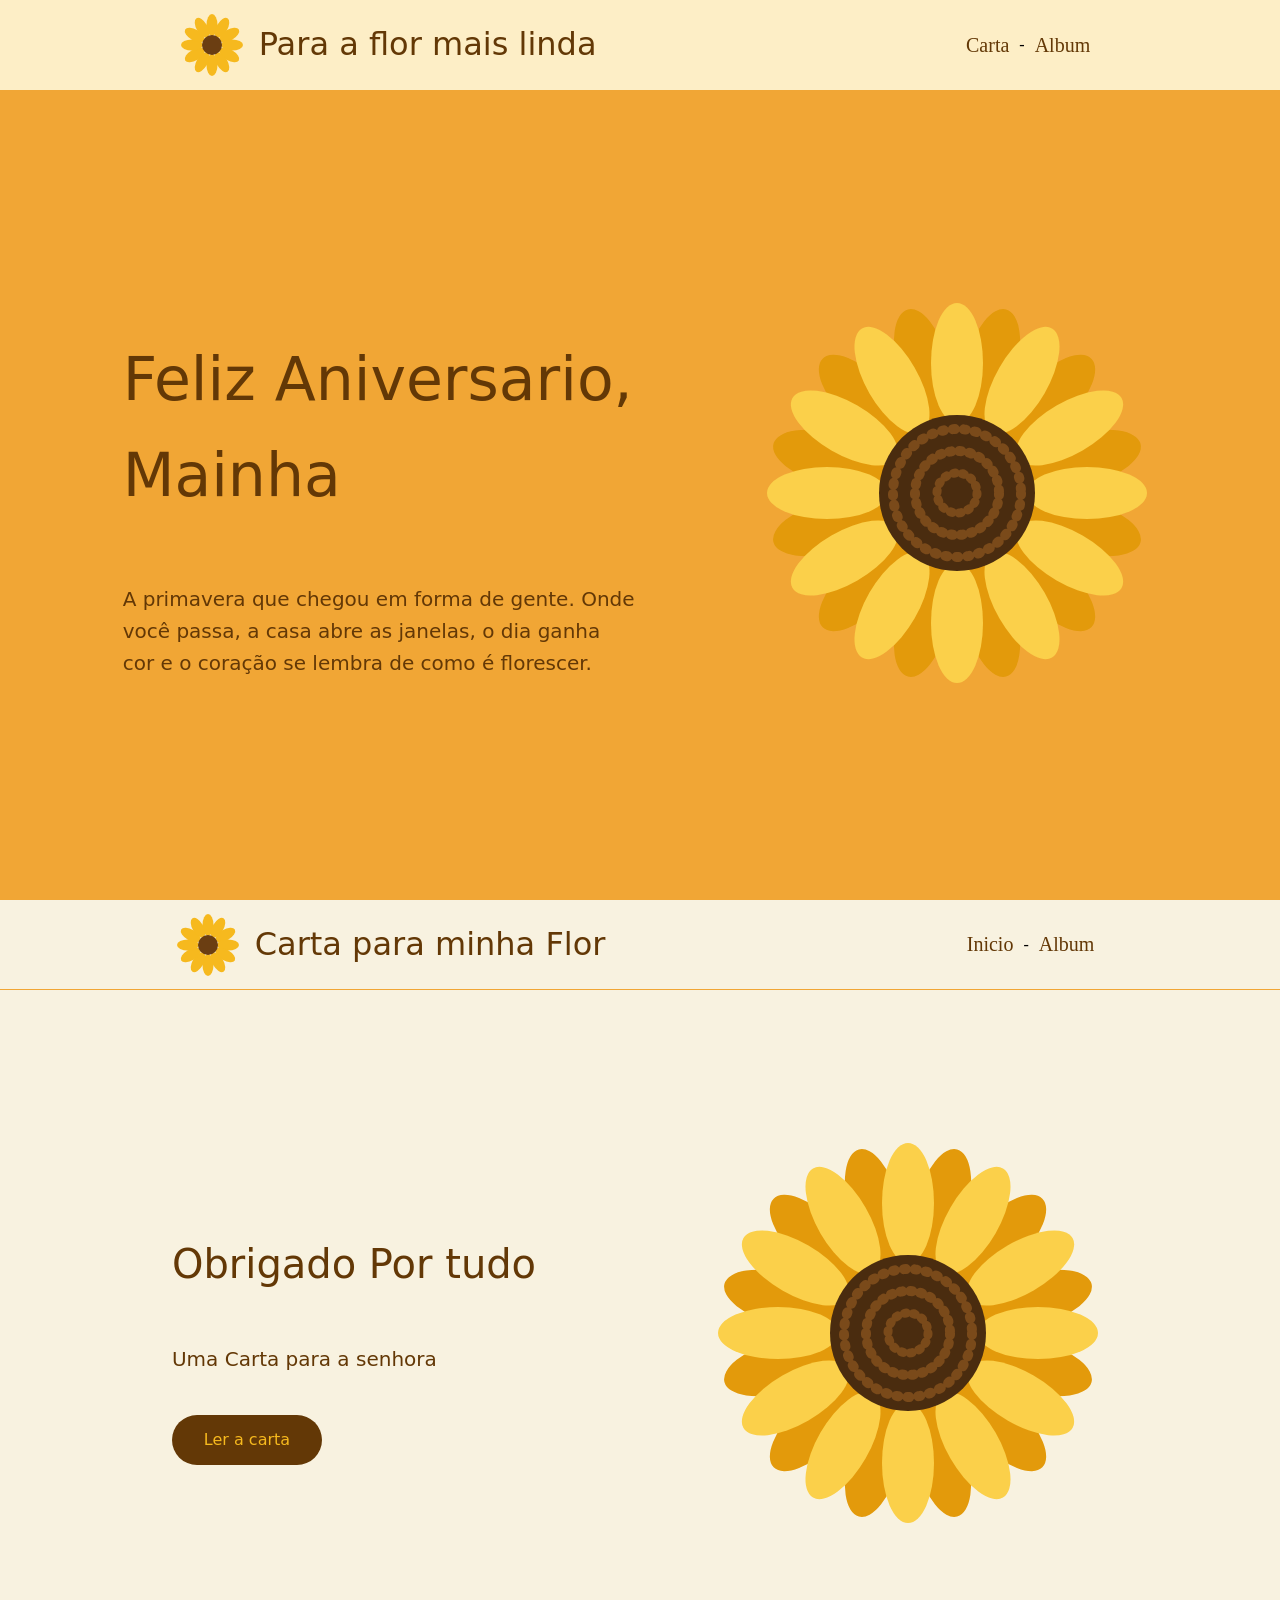
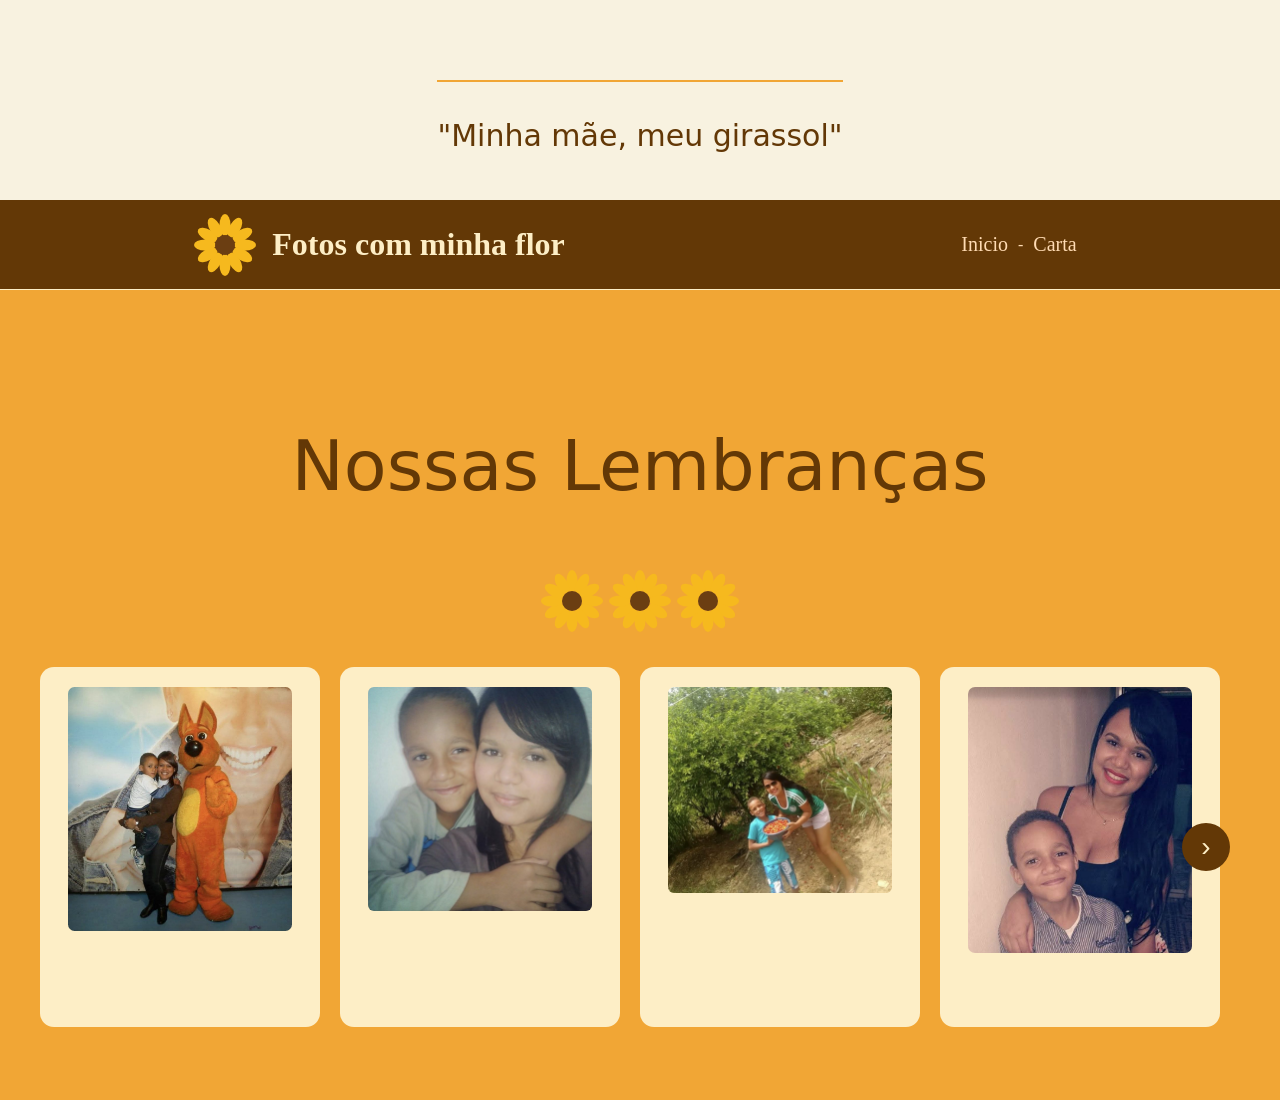
<file: index.html>
<!DOCTYPE html>
<html lang="pt">
<head>
    <meta charset="UTF-8">
    <meta name="viewport" content="width=device-width, initial-scale=1.0">
    <link rel="stylesheet" href="style.css">
    <link rel="stylesheet" href="/common/all.css">
    <title>Document</title>
</head>
<body>
    <header class="Cabecalho" id="Inicio">
        <div class="cab-ini">
            <img class="girassol-cab" src="/assets/image/girassol-simples.svg" alt="">
            <h1>Para a flor mais linda</h1>
        </div>
        <nav class="Links">
            <a href="#Carta">Carta</a>
            <p>-</p>
            <a href="#Album">Album</a>
        </nav>
    </header>

    <div class="Principal">
        <div class="prin-text">
            <h1>Feliz Aniversario, Mainha</h1>
            <p>A primavera que chegou em forma de gente. Onde você passa, a casa abre as janelas, o dia ganha cor e o coração se lembra de como é florescer.</p>
        </div>
        <div>
            <svg xmlns="http://www.w3.org/2000/svg" class="girassol" viewBox="0 0 400 400" width="400" height="400"  role="img" aria-label="Girassol">
                <defs>
                <g id="ring">
                <ellipse cx="200" cy="70" rx="26" ry="60"/>
                <ellipse cx="200" cy="70" rx="26" ry="60" transform="rotate(30 200 200)"/>
                <ellipse cx="200" cy="70" rx="26" ry="60" transform="rotate(60 200 200)"/>
                <ellipse cx="200" cy="70" rx="26" ry="60" transform="rotate(90 200 200)"/>
                <ellipse cx="200" cy="70" rx="26" ry="60" transform="rotate(120 200 200)"/>
                <ellipse cx="200" cy="70" rx="26" ry="60" transform="rotate(150 200 200)"/>
                <ellipse cx="200" cy="70" rx="26" ry="60" transform="rotate(180 200 200)"/>
                <ellipse cx="200" cy="70" rx="26" ry="60" transform="rotate(210 200 200)"/>
                <ellipse cx="200" cy="70" rx="26" ry="60" transform="rotate(240 200 200)"/>
                <ellipse cx="200" cy="70" rx="26" ry="60" transform="rotate(270 200 200)"/>
                <ellipse cx="200" cy="70" rx="26" ry="60" transform="rotate(300 200 200)"/>
                <ellipse cx="200" cy="70" rx="26" ry="60" transform="rotate(330 200 200)"/>
                </g>
                </defs>
                <g fill="#E39A0B"><use href="#ring" transform="rotate(15 200 200)"/></g>
                <g fill="#FBD04A"><use href="#ring"/></g>
                <circle cx="200" cy="200" r="78" fill="#4A2C0F"/>
                <circle cx="200" cy="200" r="64" fill="none" stroke="#7A4A1A" stroke-width="10" stroke-dasharray="2 9" stroke-linecap="round"/>
                <circle cx="200" cy="200" r="42" fill="none" stroke="#7A4A1A" stroke-width="10" stroke-dasharray="2 8" stroke-linecap="round"/>
                <circle cx="200" cy="200" r="20" fill="none" stroke="#7A4A1A" stroke-width="9" stroke-dasharray="2 7" stroke-linecap="round"/>
            </svg>
        </div>
    </div>

    <div class="Carta" id="Carta">
         <header class="carta-Cabecalho">
            <div class="cab-carta-text">
                <img class="girassol-cab" src="/assets/image/girassol-simples.svg" alt="">
                <h1>Carta para minha Flor</h1>
            </div>
            <nav class="carta-cab-links">
                <a href="#Inicio">Inicio</a>
                <p>-</p>
                <a href="#Album">Album</a>
            </nav>
        </header>

        <div class="carta-conteudo">
            <div class="conteudo-textos">
                <h1>Obrigado Por tudo </h1>
                <p class="texto-p">Uma Carta para a senhora</p>
                <div class="div-botao"><button type="button" class="abrir-carta" data-open-letter>Ler a carta</button></div>

                <div class="modal" id="carta-modal" role="dialog" aria-modal="true" aria-labelledby="carta-titulo">
                    <div class="modal-box">
                        <button class="x" type="button" aria-label="Fechar carta" data-close-letter>&times;</button>
                        <h3 id="carta-titulo">Para a minha flor</h3>
                        <p class="carta-texto">
                            Sempre achei a primavera a melhor estação do ano. Talvez porque ela não seja só a estação mais bonita, mas a estação em que nasceu a flor mais linda e radiante que eu tenho o prazer de ver todos os dias, desde que eu nasci.
                            <br>
                            a senhora é como o girassol. Mesmo quando o céu está cinza, você encontra uma direção para olhar, e quem está perto acaba se virando para a mesma luz. Foi com você que aprendi que ser forte não é nunca cair, é continuar de pé e ainda sobrar carinho para os outros.
                            <br>
                            Tudo de bom em mim tem a sua marca. A minha forma de enxergar as pessoas, de levantar depois de cair e de ser gentil mesmo quando é difícil vieram de você. Você me ensinou mais com o exemplo do que com qualquer palavra.
                            <br>
                            Sei que nem sempre foi fácil. Teve noites de cansaço e preocupações que você escondeu para a gente não sofrer. E tenho muito respeito e admiração pela mulher que a senhora é.
                            <br>
                            Agora é a sua vez de ser cuidada. Quero te ver rindo mais, descansando mais, viajando, fazendo aquilo que você sempre adiou. E quero estar por perto para tudo isso.
                            <br>
                            Que os próximos anos sejam de saúde, alegria e paz.
                            Feliz aniversário, mãe.
                        </p>

                        <p class="sign">Te amo muito mainha.</p>
                    </div>
                </div>
            </div>
            <div>
                <svg class="girassol" xmlns="http://www.w3.org/2000/svg" viewBox="0 0 400 400" width="400" height="400" role="img" aria-label="Girassol">
                <defs>
                <g id="ring">
                <ellipse cx="200" cy="70" rx="26" ry="60"/>
                <ellipse cx="200" cy="70" rx="26" ry="60" transform="rotate(30 200 200)"/>
                <ellipse cx="200" cy="70" rx="26" ry="60" transform="rotate(60 200 200)"/>
                <ellipse cx="200" cy="70" rx="26" ry="60" transform="rotate(90 200 200)"/>
                <ellipse cx="200" cy="70" rx="26" ry="60" transform="rotate(120 200 200)"/>
                <ellipse cx="200" cy="70" rx="26" ry="60" transform="rotate(150 200 200)"/>
                <ellipse cx="200" cy="70" rx="26" ry="60" transform="rotate(180 200 200)"/>
                <ellipse cx="200" cy="70" rx="26" ry="60" transform="rotate(210 200 200)"/>
                <ellipse cx="200" cy="70" rx="26" ry="60" transform="rotate(240 200 200)"/>
                <ellipse cx="200" cy="70" rx="26" ry="60" transform="rotate(270 200 200)"/>
                <ellipse cx="200" cy="70" rx="26" ry="60" transform="rotate(300 200 200)"/>
                <ellipse cx="200" cy="70" rx="26" ry="60" transform="rotate(330 200 200)"/>
                </g>
                </defs>
                <g fill="#E39A0B"><use href="#ring" transform="rotate(15 200 200)"/></g>
                <g fill="#FBD04A"><use href="#ring"/></g>
                <circle cx="200" cy="200" r="78" fill="#4A2C0F"/>
                <circle cx="200" cy="200" r="64" fill="none" stroke="#7A4A1A" stroke-width="10" stroke-dasharray="2 9" stroke-linecap="round"/>
                <circle cx="200" cy="200" r="42" fill="none" stroke="#7A4A1A" stroke-width="10" stroke-dasharray="2 8" stroke-linecap="round"/>
                <circle cx="200" cy="200" r="20" fill="none" stroke="#7A4A1A" stroke-width="9" stroke-dasharray="2 7" stroke-linecap="round"/>
                </svg>
            </div>
        </div>

        <div class="carta-rodape">
            <div class="carta-linha"></div>
            <h1>"Minha mãe, meu girassol"</h1>
        </div>
    </div>

    <div class="Album" id="Album">
        <header class="Album-cab">
            <div class="album-cab-text">
                <img class="girassol-cab" src="/assets/image/girassol-simples.svg" alt="">
                <h1>Fotos com minha flor</h1>
            </div>
            <nav class="Album-links">
                <a href="#Inicio">Inicio</a>
                <p>-</p>
                <a href="#Carta">Carta</a>
            </nav>
        </header>
        <div class="album-conteudo">
            <div class="album-text">
                <h1>Nossas Lembranças</h1>
                <div>
                    <img class="girassol-cab" src="/assets/image/girassol-simples.svg" alt="">
                    <img class="girassol-cab" src="/assets/image/girassol-simples.svg" alt="">
                    <img class="girassol-cab" src="/assets/image/girassol-simples.svg" alt="">
                </div>
            </div>
            <div class="Carrossel">
                <button class="seta seta-esq" type="button" aria-label="Anterior">&#8249;</button>

                <div class="carrossel-pista">
                    <div class="card">
                        <img src="/assets/image/foto-01.svg" alt="">
                    </div>
                    <div class="card"> 
                        <img src="/assets/image/foto-02.svg" alt="">
                    </div>
                    <div class="card">
                        <img src="/assets/image/foto-03.svg" alt="">
                    </div>
                    <div class="card">
                        <img src="/assets/image/foto-04.svg" alt="">
                    </div>
                    <div class="card">
                        <img src="/assets/image/foto-05.svg" alt="">
                    </div>
                    <div class="card">
                        <img src="/assets/image/foto-06.svg" alt="">
                    </div>
                    <div class="card">
                        <img src="/assets/image/foto-07.svg" alt="">
                    </div>
                    <div class="card">
                        <img src="/assets/image/foto-08.svg" alt="">
                    </div>
                    <div class="card">
                        <img src="/assets/image/foto-10.svg" alt="">
                    </div>

                </div>

                <button class="seta seta-dir" type="button" aria-label="Próximo">&#8250;</button>
            </div>
        </div>
    </div>

    <script>
        var modal = document.getElementById('carta-modal');
        function openLetter(){ modal.classList.add('open'); document.body.style.overflow = 'hidden'; }
        function closeLetter(){ modal.classList.remove('open'); document.body.style.overflow = ''; }

        document.querySelectorAll('[data-open-letter]').forEach(function(b){ b.addEventListener('click', openLetter); });
        document.querySelectorAll('[data-close-letter]').forEach(function(b){ b.addEventListener('click', closeLetter); });
        modal.addEventListener('click', function(e){ if (e.target === modal) closeLetter(); });
        document.addEventListener('keydown', function(e){ if (e.key === 'Escape') closeLetter(); });


          const pista = document.querySelector('.carrossel-pista');
        const setaEsq = document.querySelector('.seta-esq');
        const setaDir = document.querySelector('.seta-dir');

        function atualizarSetas(){
            const fim = pista.scrollWidth - pista.clientWidth;
            setaEsq.hidden = pista.scrollLeft <= 5;
            setaDir.hidden = pista.scrollLeft >= fim - 5;
        }

        function passar(direcao){
            const card = pista.querySelector('.card');
            const passo = card.offsetWidth + 20;   // largura do card + o gap
            pista.scrollBy({ left: direcao * passo, behavior: 'smooth' });
        }

        setaEsq.addEventListener('click', () => passar(-1));
        setaDir.addEventListener('click', () => passar(1));
        pista.addEventListener('scroll', atualizarSetas);
        window.addEventListener('resize', atualizarSetas);
        atualizarSetas();
        const p = document.querySelector('.carrossel-pista');
        console.log(p.scrollWidth, p.clientWidth, document.querySelector('.seta-dir').hidden);
    </script>
</body>
</html>
</file>
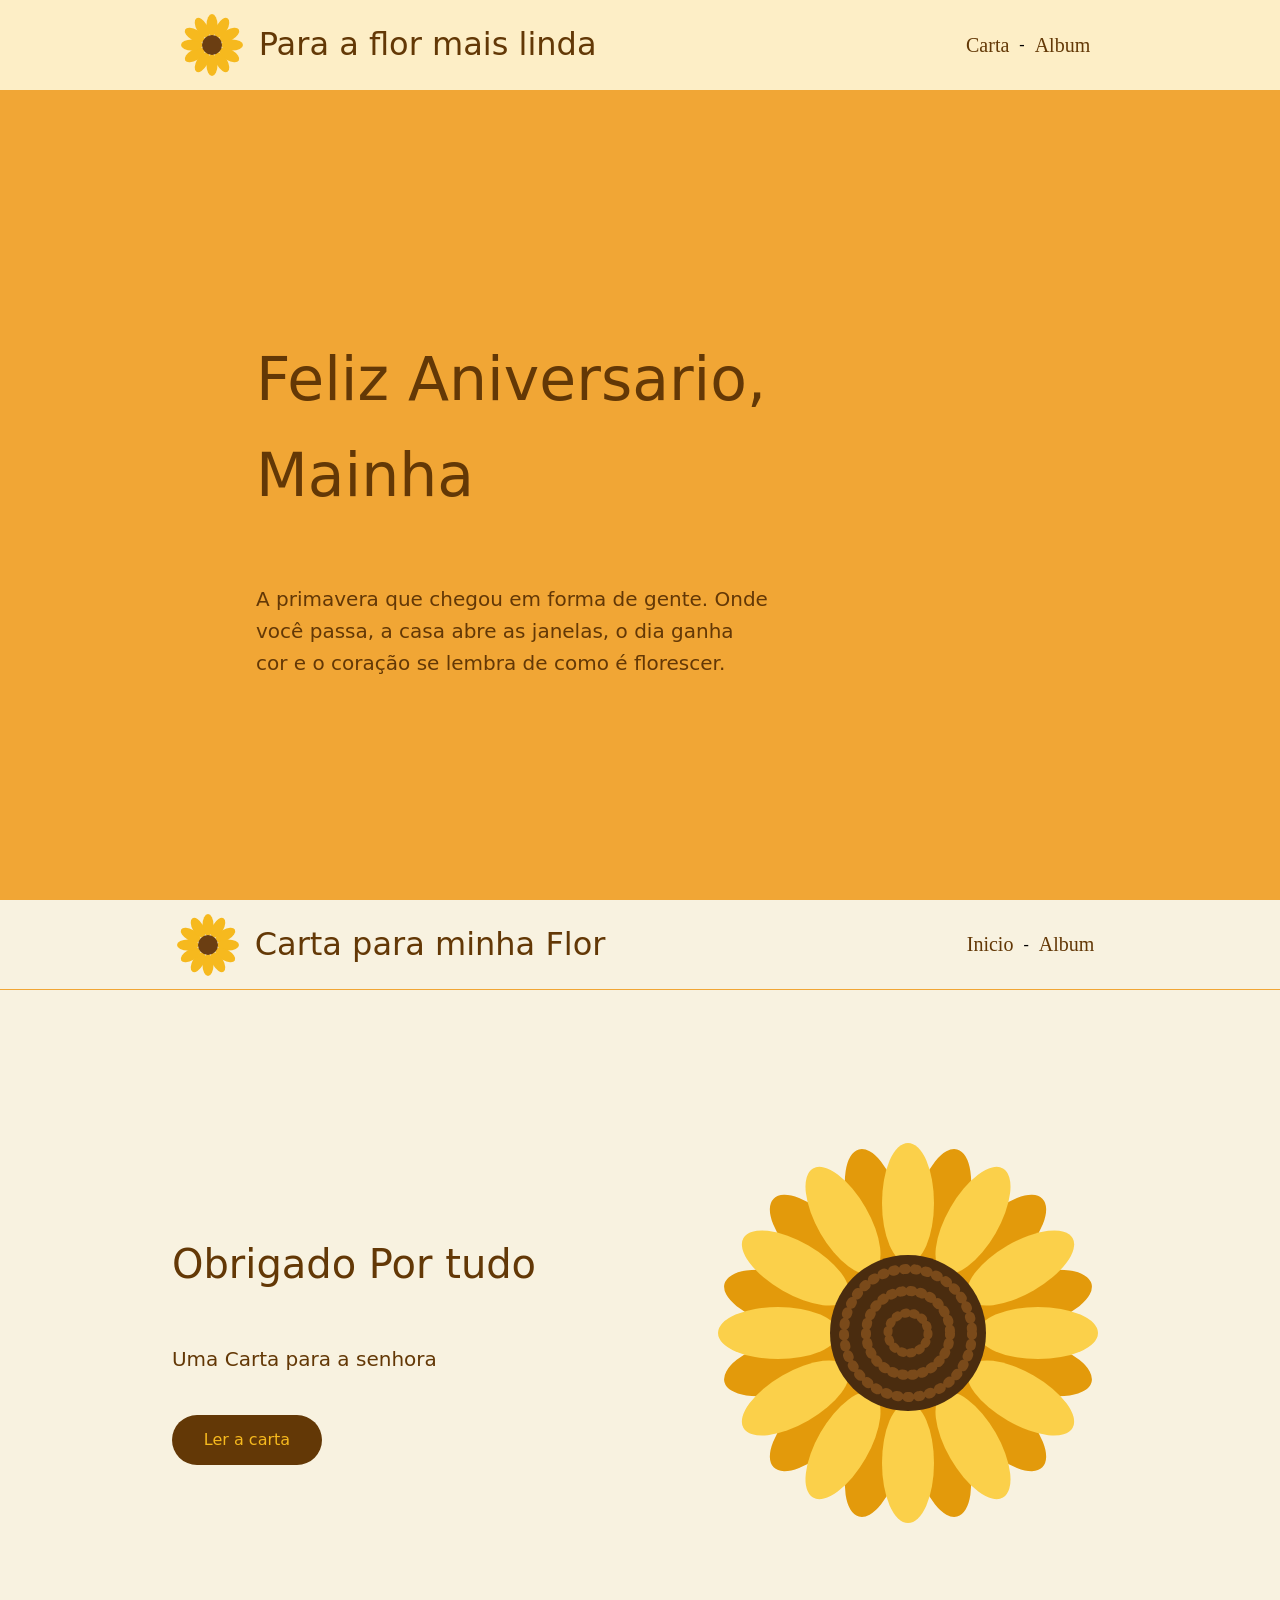
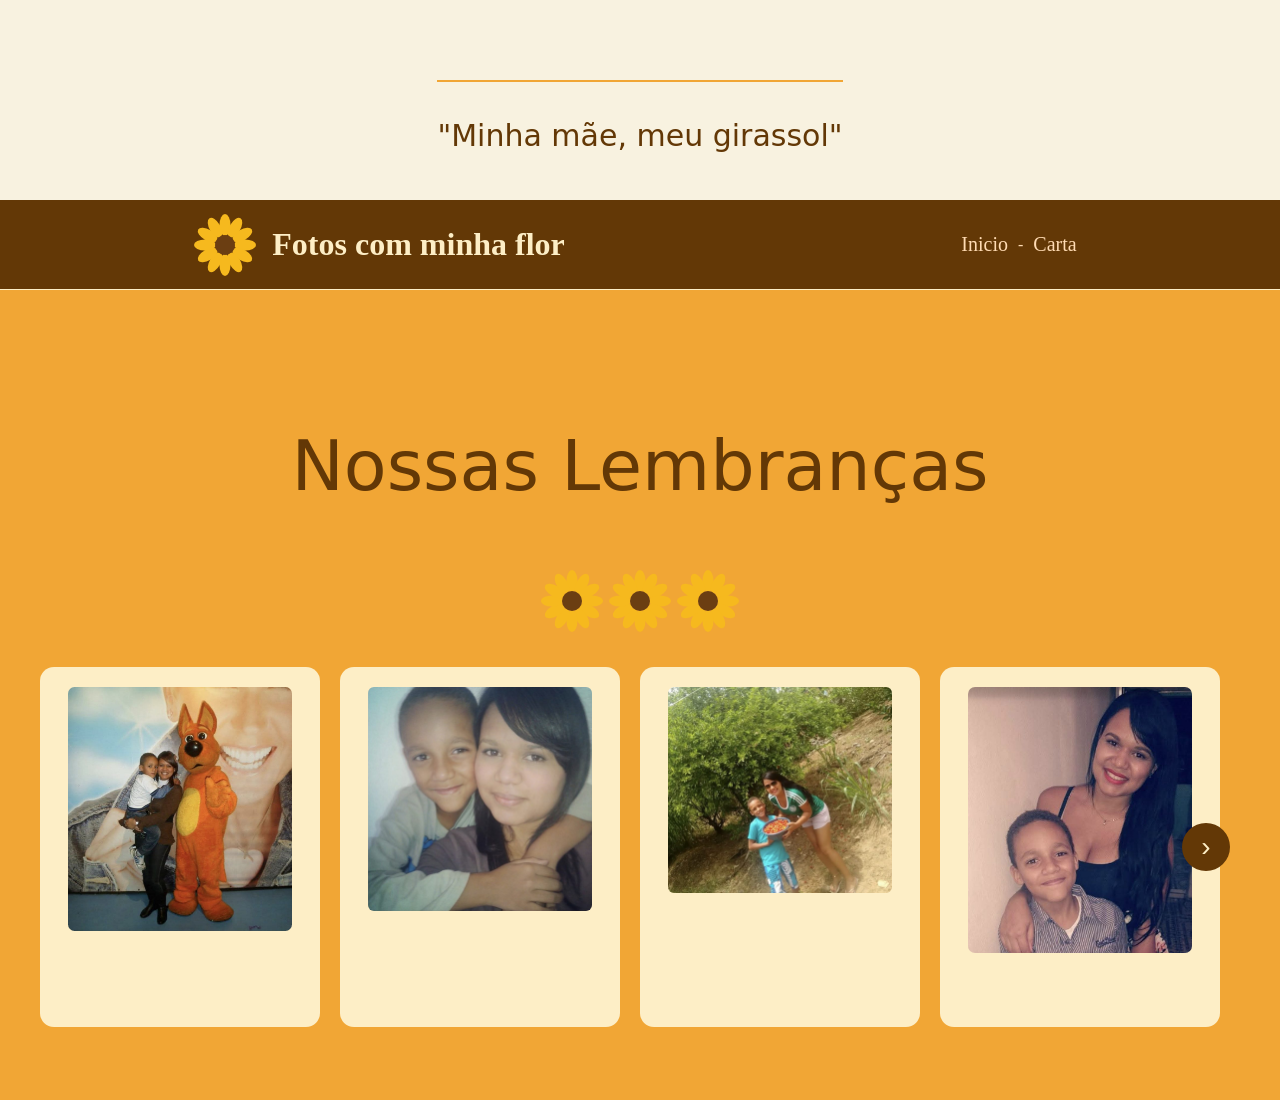
<file: pages/inicio/index.html>
<!DOCTYPE html>
<html lang="pt">
<head>
    <meta charset="UTF-8">
    <meta name="viewport" content="width=device-width, initial-scale=1.0">
    <link rel="stylesheet" href="style.css">
    <link rel="stylesheet" href="/common/all.css">
    <title>Document</title>
</head>
<body>
    <header class="Cabecalho" id="Inicio">
        <div class="cab-ini">
            <img class="girassol-cab" src="/assets/image/girassol-simples.svg" alt="">
            <h1>Para a flor mais linda</h1>
        </div>
        <nav class="Links">
            <a href="#Carta">Carta</a>
            <p>-</p>
            <a href="#Album">Album</a>
        </nav>
    </header>

    <div class="Principal">
        <div class="prin-text">
            <h1>Feliz Aniversario, Mainha</h1>
            <p>A primavera que chegou em forma de gente. Onde você passa, a casa abre as janelas, o dia ganha cor e o coração se lembra de como é florescer.</p>
        </div>
        <div>
            <svg xmlns="http://www.w3.org/2000/svg" class="girassol" viewBox="0 0 400 400" role="img" aria-label="Girassol">
                <defs>
                <g id="ring">
                <ellipse cx="200" cy="70" rx="26" ry="60"/>
                <ellipse cx="200" cy="70" rx="26" ry="60" transform="rotate(30 200 200)"/>
                <ellipse cx="200" cy="70" rx="26" ry="60" transform="rotate(60 200 200)"/>
                <ellipse cx="200" cy="70" rx="26" ry="60" transform="rotate(90 200 200)"/>
                <ellipse cx="200" cy="70" rx="26" ry="60" transform="rotate(120 200 200)"/>
                <ellipse cx="200" cy="70" rx="26" ry="60" transform="rotate(150 200 200)"/>
                <ellipse cx="200" cy="70" rx="26" ry="60" transform="rotate(180 200 200)"/>
                <ellipse cx="200" cy="70" rx="26" ry="60" transform="rotate(210 200 200)"/>
                <ellipse cx="200" cy="70" rx="26" ry="60" transform="rotate(240 200 200)"/>
                <ellipse cx="200" cy="70" rx="26" ry="60" transform="rotate(270 200 200)"/>
                <ellipse cx="200" cy="70" rx="26" ry="60" transform="rotate(300 200 200)"/>
                <ellipse cx="200" cy="70" rx="26" ry="60" transform="rotate(330 200 200)"/>
                </g>
                </defs>
                <g fill="#E39A0B"><use href="#ring" transform="rotate(15 200 200)"/></g>
                <g fill="#FBD04A"><use href="#ring"/></g>
                <circle cx="200" cy="200" r="78" fill="#4A2C0F"/>
                <circle cx="200" cy="200" r="64" fill="none" stroke="#7A4A1A" stroke-width="10" stroke-dasharray="2 9" stroke-linecap="round"/>
                <circle cx="200" cy="200" r="42" fill="none" stroke="#7A4A1A" stroke-width="10" stroke-dasharray="2 8" stroke-linecap="round"/>
                <circle cx="200" cy="200" r="20" fill="none" stroke="#7A4A1A" stroke-width="9" stroke-dasharray="2 7" stroke-linecap="round"/>
            </svg>
        </div>
    </div>

    <div class="Carta" id="Carta">
         <header class="carta-Cabecalho">
            <div class="cab-carta-text">
                <img class="girassol-cab" src="/assets/image/girassol-simples.svg" alt="">
                <h1>Carta para minha Flor</h1>
            </div>
            <nav class="carta-cab-links">
                <a href="#Inicio">Inicio</a>
                <p>-</p>
                <a href="#Album">Album</a>
            </nav>
        </header>

        <div class="carta-conteudo">
            <div class="conteudo-textos">
                <h1>Obrigado Por tudo </h1>
                <p class="texto-p">Uma Carta para a senhora</p>
                <div class="div-botao"><button type="button" class="abrir-carta" data-open-letter>Ler a carta</button></div>

                <div class="modal" id="carta-modal" role="dialog" aria-modal="true" aria-labelledby="carta-titulo">
                    <div class="modal-box">
                        <button class="x" type="button" aria-label="Fechar carta" data-close-letter>&times;</button>
                        <h3 id="carta-titulo">Para a minha flor</h3>
                        <p class="carta-texto">
                            Sempre achei a primavera a melhor estação do ano. Talvez porque ela não seja só a estação mais bonita, mas a estação em que nasceu a flor mais linda e radiante que eu tenho o prazer de ver todos os dias, desde que eu nasci.
                            <br>
                            a senhora é como o girassol. Mesmo quando o céu está cinza, você encontra uma direção para olhar, e quem está perto acaba se virando para a mesma luz. Foi com você que aprendi que ser forte não é nunca cair, é continuar de pé e ainda sobrar carinho para os outros.
                            <br>
                            Tudo de bom em mim tem a sua marca. A minha forma de enxergar as pessoas, de levantar depois de cair e de ser gentil mesmo quando é difícil vieram de você. Você me ensinou mais com o exemplo do que com qualquer palavra.
                            <br>
                            Sei que nem sempre foi fácil. Teve noites de cansaço e preocupações que você escondeu para a gente não sofrer. E tenho muito respeito e admiração pela mulher que a senhora é.
                            <br>
                            Agora é a sua vez de ser cuidada. Quero te ver rindo mais, descansando mais, viajando, fazendo aquilo que você sempre adiou. E quero estar por perto para tudo isso.
                            <br>
                            Que os próximos anos sejam de saúde, alegria e paz.
                            Feliz aniversário, mãe.
                        </p>

                        <p class="sign">Te amo muito mainha.</p>
                    </div>
                </div>
            </div>
            <div>
                <svg class="girassol" xmlns="http://www.w3.org/2000/svg" viewBox="0 0 400 400" width="400" height="400" role="img" aria-label="Girassol">
                <defs>
                <g id="ring">
                <ellipse cx="200" cy="70" rx="26" ry="60"/>
                <ellipse cx="200" cy="70" rx="26" ry="60" transform="rotate(30 200 200)"/>
                <ellipse cx="200" cy="70" rx="26" ry="60" transform="rotate(60 200 200)"/>
                <ellipse cx="200" cy="70" rx="26" ry="60" transform="rotate(90 200 200)"/>
                <ellipse cx="200" cy="70" rx="26" ry="60" transform="rotate(120 200 200)"/>
                <ellipse cx="200" cy="70" rx="26" ry="60" transform="rotate(150 200 200)"/>
                <ellipse cx="200" cy="70" rx="26" ry="60" transform="rotate(180 200 200)"/>
                <ellipse cx="200" cy="70" rx="26" ry="60" transform="rotate(210 200 200)"/>
                <ellipse cx="200" cy="70" rx="26" ry="60" transform="rotate(240 200 200)"/>
                <ellipse cx="200" cy="70" rx="26" ry="60" transform="rotate(270 200 200)"/>
                <ellipse cx="200" cy="70" rx="26" ry="60" transform="rotate(300 200 200)"/>
                <ellipse cx="200" cy="70" rx="26" ry="60" transform="rotate(330 200 200)"/>
                </g>
                </defs>
                <g fill="#E39A0B"><use href="#ring" transform="rotate(15 200 200)"/></g>
                <g fill="#FBD04A"><use href="#ring"/></g>
                <circle cx="200" cy="200" r="78" fill="#4A2C0F"/>
                <circle cx="200" cy="200" r="64" fill="none" stroke="#7A4A1A" stroke-width="10" stroke-dasharray="2 9" stroke-linecap="round"/>
                <circle cx="200" cy="200" r="42" fill="none" stroke="#7A4A1A" stroke-width="10" stroke-dasharray="2 8" stroke-linecap="round"/>
                <circle cx="200" cy="200" r="20" fill="none" stroke="#7A4A1A" stroke-width="9" stroke-dasharray="2 7" stroke-linecap="round"/>
                </svg>
            </div>
        </div>

        <div class="carta-rodape">
            <div class="carta-linha"></div>
            <h1>"Minha mãe, meu girassol"</h1>
        </div>
    </div>

    <div class="Album" id="Album">
        <header class="Album-cab">
            <div class="album-cab-text">
                <img class="girassol-cab" src="/assets/image/girassol-simples.svg" alt="">
                <h1>Fotos com minha flor</h1>
            </div>
            <nav class="Album-links">
                <a href="#Inicio">Inicio</a>
                <p>-</p>
                <a href="#Carta">Carta</a>
            </nav>
        </header>
        <div class="album-conteudo">
            <div class="album-text">
                <h1>Nossas Lembranças</h1>
                <div>
                    <img class="girassol-cab" src="/assets/image/girassol-simples.svg" alt="">
                    <img class="girassol-cab" src="/assets/image/girassol-simples.svg" alt="">
                    <img class="girassol-cab" src="/assets/image/girassol-simples.svg" alt="">
                </div>
            </div>
            <div class="Carrossel">
                <button class="seta seta-esq" type="button" aria-label="Anterior">&#8249;</button>

                <div class="carrossel-pista">
                    <div class="card">
                        <img src="/assets/image/foto-01.svg" alt="">
                    </div>
                    <div class="card"> 
                        <img src="/assets/image/foto-02.svg" alt="">
                    </div>
                    <div class="card">
                        <img src="/assets/image/foto-03.svg" alt="">
                    </div>
                    <div class="card">
                        <img src="/assets/image/foto-04.svg" alt="">
                    </div>
                    <div class="card">
                        <img src="/assets/image/foto-05.svg" alt="">
                    </div>
                    <div class="card">
                        <img src="/assets/image/foto-06.svg" alt="">
                    </div>
                    <div class="card">
                        <img src="/assets/image/foto-07.svg" alt="">
                    </div>
                    <div class="card">
                        <img src="/assets/image/foto-08.svg" alt="">
                    </div>
                    <div class="card">
                        <img src="/assets/image/foto-09.svg" alt="">
                    </div>
                    <div class="card">
                        <img src="/assets/image/foto-10.svg" alt="">
                    </div>

                </div>

                <button class="seta seta-dir" type="button" aria-label="Próximo">&#8250;</button>
            </div>
        </div>
    </div>

    <script>
        var modal = document.getElementById('carta-modal');
        function openLetter(){ modal.classList.add('open'); document.body.style.overflow = 'hidden'; }
        function closeLetter(){ modal.classList.remove('open'); document.body.style.overflow = ''; }

        document.querySelectorAll('[data-open-letter]').forEach(function(b){ b.addEventListener('click', openLetter); });
        document.querySelectorAll('[data-close-letter]').forEach(function(b){ b.addEventListener('click', closeLetter); });
        modal.addEventListener('click', function(e){ if (e.target === modal) closeLetter(); });
        document.addEventListener('keydown', function(e){ if (e.key === 'Escape') closeLetter(); });


          const pista = document.querySelector('.carrossel-pista');
        const setaEsq = document.querySelector('.seta-esq');
        const setaDir = document.querySelector('.seta-dir');

        function atualizarSetas(){
            const fim = pista.scrollWidth - pista.clientWidth;
            setaEsq.hidden = pista.scrollLeft <= 5;
            setaDir.hidden = pista.scrollLeft >= fim - 5;
        }

        function passar(direcao){
            const card = pista.querySelector('.card');
            const passo = card.offsetWidth + 20;   // largura do card + o gap
            pista.scrollBy({ left: direcao * passo, behavior: 'smooth' });
        }

        setaEsq.addEventListener('click', () => passar(-1));
        setaDir.addEventListener('click', () => passar(1));
        pista.addEventListener('scroll', atualizarSetas);
        window.addEventListener('resize', atualizarSetas);
        atualizarSetas();
        const p = document.querySelector('.carrossel-pista');
        console.log(p.scrollWidth, p.clientWidth, document.querySelector('.seta-dir').hidden);
    </script>
</body>
</html>
</file>
<file: style.css>
.Cabecalho{
    display: flex;
    flex-direction: row;
    justify-content: space-around;
    align-items: center;

    height: 10vh;
    width: 100%;

    padding: 10px 0px 10px 0px;

    background-color: #fdeec6;
}
.cab-ini{
    display: flex;
    flex-direction: row;
    align-items: center;
}

.cab-ini h1{
    color: #633806;
    font: 500 32px/1.6 "DM Sans", system-ui, sans-serif;

    margin-left: 15px;
}
.Links{
    display: flex;
    flex-direction: row;
    align-items: center;
}
.Links a{
    margin: 10px;

    color: #633806;
     font: 20px '';
    text-decoration: none;

    cursor: pointer;
    transition: 0.5s;
}
.Links a:hover{
    margin-top: 5px;
    text-decoration: underline;
}

.Principal{
    display: flex;
    flex-direction: row;
    align-items: center;
    justify-content: space-evenly;

    height: 90vh;
    width: 100%;

    background-color: #f1a635;
}
.prin-text{
    display: flex;
    flex-direction: column;

    width: 40%;
}
.prin-text h1{
    color: #633806;
    font: 500 60px/1.6 "DM Sans", system-ui, sans-serif;
}
.prin-text p{
    color: #633806;
    font: 400 20px/1.6 "DM Sans", system-ui, sans-serif;  
}

.Carta{
    display: flex;
    flex-direction: column;
    align-items: center;
    justify-content: space-between;

    height: 100vh;
    width: 100%;

    background-color: #f8f2e0;

}

.carta-Cabecalho{
    display: flex;
    flex-direction: row;
    justify-content: space-around;
    align-items: center;

    height: 10vh;
    width: 100%;

    border-bottom: 1px solid #f1a635;
}
.cab-carta-text{
    display: flex;
    flex-direction: row;
    align-items: center;
}

.cab-carta-text h1{
    color: #633806;
    font: 500 32px/1.6 "DM Sans", system-ui, sans-serif;

    margin-left: 15px;
}

.carta-cab-links{
    display: flex;
    flex-direction: row;
    align-items: center;
}
.carta-cab-links a{
    margin: 10px;

    color: #633806;
     font: 20px '';
    text-decoration: none;

    cursor: pointer;
    transition: 0.5s;
}
.carta-cab-links a:hover{
    margin-top: 5px;
    text-decoration: underline;
}

.carta-conteudo{
    display: flex;
    flex-direction: row;
    justify-content: space-evenly;
    align-items: center;

    width: 100%;
}

.conteudo-textos{
    display: flex;
    flex-direction: column;
    justify-content: center;
    align-items: start;

    height: 100%;
}

.conteudo-textos h1{
    color: #633806;
    font: 400 40px/1.6 "DM Sans", system-ui, sans-serif;

}

.texto-p{
    color: #633806;
    font: 400 20px/1.6 "DM Sans", system-ui, sans-serif;
}

.div-botao{
    display: flex;
    align-items: end;
    height: 70px;
}

.abrir-carta{
    color: #F6B91E;
    background-color: #633806;
    border-radius: 50px;

    font: 400 16px/1.6 "DM Sans", system-ui, sans-serif;

    height: 50px;
    width: 150px;

    border: none;
    cursor: pointer;
}

.abrir-carta:hover{
    box-shadow: 2px 2px 2px #F6B91E;
    margin-bottom: 6px;
    transition: all 0.7s;
}

.carta-texto{
    margin-top: 10px;
    font: 400 16px/1.6 "DM Sans", system-ui, sans-serif;
}

.sign{
    margin-top: 10px;
    font: 500 16px/1.6 "DM Sans", system-ui, sans-serif;
}


.carta-rodape{
    display: flex;
    flex-direction: column;
    justify-content: center;
    align-items: start;
    padding: 0px 0px 20px 0px;
}

.carta-rodape h1{
    color: #633806;
    font: 400 30px/1.6 "DM Sans", system-ui, sans-serif;
}

.carta-linha{
    height: 2px;
    width: 100%;
    background-color: #f1a635;

    margin-bottom: 10px;
}

.modal{
    position:fixed;
    inset:0;z-index:10;
    display:none;
    align-items:center;
    justify-content:center;
    padding:20px;
    background:rgba(30,22,8,.65)
}
.modal.open{
    display:flex
}
.modal-box{
    position:relative;
    width:100%;
    max-width:640px;
    max-height:88vh;
    overflow:auto;
    background-color: #633806;
    color: #fdeec6;
    border-radius:18px;
    border-top:6px solid #F6B91E;
    padding:44px
}
.x{
    position:absolute;
    top:12px;
    right:14px;
    width:40px;
    height:40px;
    border:0;
    border-radius:50%;
    background:transparent;
    font-size:28px;
    cursor:pointer;

    color: #fdeec6;
}



.Album{
    display: flex;
    flex-direction: column;
    align-items: center;
    overflow-x: hidden;


    height: 100vh;
    width: 100%;

    background-color: #f1a635;

}

.Album-cab{
    display: flex;
    flex-direction: row;
    justify-content: space-around;
    align-items: center;

    height: 10vh;
    width: 100%;

    background-color: #633806;

    border-bottom: 1px solid #fdeec6;
}
.album-cab-text{
    display: flex;
    flex-direction: row;
    align-items: center;

    color: #fdeec6;
}
.album-cab-text h1{
    margin-left: 15px;
}

.Album-links{
    display: flex;
    flex-direction: row;
    align-items: center;
}
.Album-links p{
   color: #ffdbb3; 
}
.Album-links a{
    margin: 10px;

    color: #ffdbb3;
     font: 20px '';
    text-decoration: none;

    cursor: pointer;
    transition: 0.5s;
}
.Album-links a:hover{
    color: #f1a635;
    margin-top: 5px;
    text-decoration: underline;
}

.album-conteudo{
    display: flex;
    flex-direction: column;
    align-items: center;
    justify-content: center;

    height: 90vh;
}
.album-conteudo h1{
    color: #633806;
    font: 500 70px/1.6 "DM Sans", system-ui, sans-serif;
}

.album-text{
    display: flex;
    flex-direction: column;
    align-items: center;
    justify-content: center;

    margin-bottom: 30px;
}


.Carrossel{

    position: relative;
    width: 100%;
    max-width: 1200px;
    min-width: 0;

}

.carrossel-pista{
    display: flex;
    gap: 20px;

    overflow-x: auto;
    scroll-snap-type: x mandatory;
    scroll-behavior: smooth;
    scrollbar-width: none;           /* esconde a barra no Firefox */
}
.carrossel-pista::-webkit-scrollbar{
    display: none;                   /* esconde a barra no Chrome e no Brave */
}

.card{
    flex: 0 0 280px;                 /* não encolhe: cada card tem 280px */
    height: 360px;
    scroll-snap-align: start;

    display: flex;
    align-items: start;
    justify-content: center;

    border-radius: 14px;
    padding-top: 20px;
    background-color: #fdeec6;
    color: #633806;
    font: 400 20px/1.6 "DM Sans", system-ui, sans-serif;
}

.card img{
    width: 80%;
}

.seta{
    position: absolute;
    top: 50%;
    transform: translateY(-50%);
    z-index: 2;

    width: 48px;
    height: 48px;
    border: none;
    border-radius: 50%;
    background-color: #633806;
    color: #fdeec6;
    font-size: 28px;
    line-height: 1;
    cursor: pointer;
}
.seta:hover{ background-color: #F6B91E; color: #633806; }
.seta-esq {
    left: 10px;
}

.seta-dir {
    right: 10px;
}
.seta[hidden]{ display: none; }





/* ================================
   RESPONSIVIDADE
   ================================ */

@media (max-width: 768px) {

    /* ================================
       CABEÇALHO
       ================================ */

    .Cabecalho {
        height: auto;
        min-height: 70px;
        padding: 10px 20px;
        justify-content: space-between;
        gap: 15px;
    }

    .cab-ini {
        max-width: 50%;
    }

    .cab-ini img {
        width: 35px;
        height: auto;
    }

    .cab-ini h1 {
        font-size: 20px;
        line-height: 1.2;
        margin-left: 8px;
    }

    .Links {
        gap: 5px;
    }

    .Links a {
        font-size: 15px;
        margin: 5px;
    }

    /* ================================
       PRINCIPAL
       ================================ */

    .Principal {
        flex-direction: column;
        justify-content: center;
        align-items: center;

        min-height: calc(100vh - 70px);
        height: auto;

        gap: 40px;

        text-align: center;
    }

    .prin-text {
        width: 100%;
        max-width: 500px;
        align-items: center;
    }

    .prin-text h1 {
        font-size: 42px;
        line-height: 1.2;
        margin: 0 0 15px;
    }

    .prin-text p {
        font-size: 17px;
        line-height: 1.5;
        margin: 0;
    }

    .girassol {
        width: min(70vw, 300px);
        height: auto;
    }


    /* ================================
       CARTA
       ================================ */

    .Carta {
        min-height: 100vh;
        height: auto;

        justify-content: flex-start;
    }

    .carta-Cabecalho {
        height: auto;
        min-height: 70px;

        padding: 10px 20px;

        justify-content: space-between;
        gap: 10px;
    }

    .cab-carta-text h1 {
        font-size: 20px;
        line-height: 1.2;
        margin-left: 8px;
    }

    .carta-cab-links {
        gap: 5px;
    }

    .carta-cab-links a {
        font-size: 14px;
        margin: 5px;
    }

    .carta-conteudo {
        flex-direction: column;

        width: 100%;
        padding: 50px 25px;

        gap: 40px;

        text-align: center;
    }

    .conteudo-textos {
        width: 100%;
        height: auto;

        align-items: center;
    }

    .conteudo-textos h1 {
        font-size: 32px;
        line-height: 1.3;
        margin: 0 0 15px;
    }

    .texto-p {
        font-size: 17px;
        line-height: 1.5;
        margin: 0;
    }

    .div-botao {
        height: auto;
        margin-top: 25px;

        align-items: center;
    }

    .abrir-carta {
        width: 120px;
        height: 50px;
    }

    .abrir-carta:hover{
    box-shadow:none;
    margin-bottom:none;
    transition: all 0.7s;
    }

    .carta-rodape {
        width: calc(100% - 50px);

        padding-bottom: 30px;

        align-items: center;
        text-align: center;
    }

    .carta-rodape h1 {
        font-size: 25px;
    }

    .carta-linha {
        width: 100%;
    }


    /* ================================
       MODAL
       ================================ */

    .modal {
        padding: 15px;
    }

    .modal-box {
        max-width: 100%;
        max-height: 90vh;

        padding: 35px 20px 25px;

        border-radius: 15px;
    }

    .x {
        top: 8px;
        right: 8px;

        width: 35px;
        height: 35px;

        font-size: 24px;
    }


    /* ================================
       ÁLBUM
       ================================ */

    .Album {
        min-height: 100vh;
        height: auto;

        overflow-x: hidden;
    }

    .Album-cab {
        height: auto;
        min-height: 70px;

        padding: 10px 20px;

        justify-content: space-between;
        gap: 10px;
    }

    .album-cab-text h1 {
        font-size: 20px;
        line-height: 1.2;
        margin-left: 8px;
    }

    .Album-links {
        gap: 5px;
    }

    .Album-links p {
        display: none;
    }

    .Album-links a {
        font-size: 14px;
        margin: 5px;
    }

    .album-conteudo {
        width: 100%;
        min-height: calc(100vh - 70px);
        height: auto;

    }

    .album-conteudo h1 {
        font-size: 42px;
        line-height: 1.2;

        text-align: center;

        margin-bottom: 30px;
    }

    .album-text {
        width: 90%;
        margin-bottom: 20px;
    }


    /* ================================
       CARROSSEL
       ================================ */

    .Carrossel {
        width: 100%;
        max-width: 100%;

        padding: 0 20px;
        box-sizing: border-box;
    }

    .carrossel-pista {
        gap: 15px;

        padding: 5px 10px 20px;

        scroll-padding-left: 10px;
    }

    .card {
        flex: 0 0 230px;

        height: 300px;

        padding-top: 15px;

        border-radius: 12px;
    }

    .card img {
        width: 80%;
        height: auto;
    }

    .seta {
        width: 40px;
        height: 40px;

        font-size: 22px;
    }

    .seta-esq {
        left: 5px;
    }

    .seta-dir {
        right: 5px;
    }
}


/* ================================
   CELULARES PEQUENOS
   ================================ */

@media (max-width: 480px) {

    /* CABEÇALHO */

    .Cabecalho {
        padding: 10px 15px;
    }

    .cab-ini {
        max-width: 45%;
    }

    .cab-ini img {
        width: 28px;
    }

    .cab-ini h1 {
        font-size: 17px;
    }

    .Links a {
        font-size: 14px;
        margin: 3px;
    }


    /* PRINCIPAL */

    .Principal {
        padding: 0px 20px;
        gap: 30px;

        max-height: 90vh;
    }

    .prin-text h1 {
        font-size: 34px;
    }

    .prin-text p {
        font-size: 16px;
    }

    .girassol {
        width: 230px;
    }


    /* CARTA */

    .carta-Cabecalho {
        padding: 10px 15px;
    }

    .cab-carta-text h1 {
        font-size: 17px;
    }

    .carta-cab-links a {
        font-size: 12px;
        margin: 3px;
    }

    .carta-conteudo {
        padding: 40px 20px;
    }

    .conteudo-textos h1 {
        font-size: 28px;
    }

    .texto-p {
        font-size: 16px;
    }

    .carta-rodape {
        width: calc(100% - 40px);
    }

    .carta-rodape h1 {
        font-size: 22px;
    }


    /* MODAL */

    .modal {
        padding: 10px;
    }

    .modal-box {
        padding: 35px 18px 20px;
    }


    /* ÁLBUM */

    .Album-cab {
        padding: 10px 15px;
    }

    .album-cab-text h1 {
        font-size: 17px;
    }

    .Album-links a {
        font-size: 12px;
        margin: 3px;
    }


    .album-conteudo h1 {
        font-size: 34px;
    }


    /* CARROSSEL */

    .Carrossel {
        padding: 0 15px;

        max-width: 66%;
    }

    .carrossel-pista {
        gap: 12px;
    }

    .card {
        flex: 0 0 210px;
        height: 280px;
    }

    .seta {
        width: 36px;
        height: 36px;
        font-size: 20px;
    }

    .seta-esq {
        left: 2px;
    }

    .seta-dir {
        right: 2px;
    }
}


/* ================================
   CELULARES MUITO PEQUENOS
   ================================ */

@media (max-width: 360px) {

    .cab-ini h1,
    .cab-carta-text h1,
    .album-cab-text h1 {
        font-size: 15px;
    }

    .Links a,
    .carta-cab-links a,
    .Album-links a {
        font-size: 11px;
    }

    .prin-text h1 {
        font-size: 30px;
    }

    .prin-text p {
        font-size: 15px;
    }

    .girassol {
        width: 200px;
    }

    .conteudo-textos h1 {
        font-size: 25px;
    }

    .album-conteudo h1 {
        font-size: 30px;
    }

    .card {
        flex: 0 0 190px;
        height: 260px;
    }
}
</file>
<file: common/all.css>
* {
  box-sizing: border-box;
}
body {
  margin: 0;
}
</file>
<file: pages/inicio/style.css>
.Cabecalho{
    display: flex;
    flex-direction: row;
    justify-content: space-around;
    align-items: center;

    height: 10vh;
    width: 100%;

    padding: 10px 0px 10px 0px;

    background-color: #fdeec6;
}
.cab-ini{
    display: flex;
    flex-direction: row;
    align-items: center;
}

.cab-ini h1{
    color: #633806;
    font: 500 32px/1.6 "DM Sans", system-ui, sans-serif;

    margin-left: 15px;
}
.Links{
    display: flex;
    flex-direction: row;
    align-items: center;
}
.Links a{
    margin: 10px;

    color: #633806;
     font: 20px '';
    text-decoration: none;

    cursor: pointer;
    transition: 0.5s;
}
.Links a:hover{
    margin-top: 5px;
    text-decoration: underline;
}

.Principal{
    display: flex;
    flex-direction: row;
    align-items: center;
    justify-content: space-evenly;

    height: 90vh;
    width: 100%;

    background-color: #f1a635;
}
.prin-text{
    display: flex;
    flex-direction: column;

    width: 40%;
}
.prin-text h1{
    color: #633806;
    font: 500 60px/1.6 "DM Sans", system-ui, sans-serif;
}
.prin-text p{
    color: #633806;
    font: 400 20px/1.6 "DM Sans", system-ui, sans-serif;  
}

.Carta{
    display: flex;
    flex-direction: column;
    align-items: center;
    justify-content: space-between;

    height: 100vh;
    width: 100%;

    background-color: #f8f2e0;

}

.carta-Cabecalho{
    display: flex;
    flex-direction: row;
    justify-content: space-around;
    align-items: center;

    height: 10vh;
    width: 100%;

    border-bottom: 1px solid #f1a635;
}
.cab-carta-text{
    display: flex;
    flex-direction: row;
    align-items: center;
}

.cab-carta-text h1{
    color: #633806;
    font: 500 32px/1.6 "DM Sans", system-ui, sans-serif;

    margin-left: 15px;
}

.carta-cab-links{
    display: flex;
    flex-direction: row;
    align-items: center;
}
.carta-cab-links a{
    margin: 10px;

    color: #633806;
     font: 20px '';
    text-decoration: none;

    cursor: pointer;
    transition: 0.5s;
}
.carta-cab-links a:hover{
    margin-top: 5px;
    text-decoration: underline;
}

.carta-conteudo{
    display: flex;
    flex-direction: row;
    justify-content: space-evenly;
    align-items: center;

    width: 100%;
}

.conteudo-textos{
    display: flex;
    flex-direction: column;
    justify-content: center;
    align-items: start;

    height: 100%;
}

.conteudo-textos h1{
    color: #633806;
    font: 400 40px/1.6 "DM Sans", system-ui, sans-serif;

}

.texto-p{
    color: #633806;
    font: 400 20px/1.6 "DM Sans", system-ui, sans-serif;
}

.div-botao{
    display: flex;
    align-items: end;
    height: 70px;
}

.abrir-carta{
    color: #F6B91E;
    background-color: #633806;
    border-radius: 50px;

    font: 400 16px/1.6 "DM Sans", system-ui, sans-serif;

    height: 50px;
    width: 150px;

    border: none;
    cursor: pointer;
}

.abrir-carta:hover{
    box-shadow: 2px 2px 2px #F6B91E;
    margin-bottom: 6px;
    transition: all 0.7s;
}

.carta-texto{
    margin-top: 10px;
    font: 400 16px/1.6 "DM Sans", system-ui, sans-serif;
}

.sign{
    margin-top: 10px;
    font: 500 16px/1.6 "DM Sans", system-ui, sans-serif;
}


.carta-rodape{
    display: flex;
    flex-direction: column;
    justify-content: center;
    align-items: start;
    padding: 0px 0px 20px 0px;
}

.carta-rodape h1{
    color: #633806;
    font: 400 30px/1.6 "DM Sans", system-ui, sans-serif;
}

.carta-linha{
    height: 2px;
    width: 100%;
    background-color: #f1a635;

    margin-bottom: 10px;
}

.modal{
    position:fixed;
    inset:0;z-index:10;
    display:none;
    align-items:center;
    justify-content:center;
    padding:20px;
    background:rgba(30,22,8,.65)
}
.modal.open{
    display:flex
}
.modal-box{
    position:relative;
    width:100%;
    max-width:640px;
    max-height:88vh;
    overflow:auto;
    background-color: #633806;
    color: #fdeec6;
    border-radius:18px;
    border-top:6px solid #F6B91E;
    padding:44px
}
.x{
    position:absolute;
    top:12px;
    right:14px;
    width:40px;
    height:40px;
    border:0;
    border-radius:50%;
    background:transparent;
    font-size:28px;
    cursor:pointer;

    color: #fdeec6;
}



.Album{
    display: flex;
    flex-direction: column;
    align-items: center;
    overflow-x: hidden;


    height: 100vh;
    width: 100%;

    background-color: #f1a635;

}

.Album-cab{
    display: flex;
    flex-direction: row;
    justify-content: space-around;
    align-items: center;

    height: 10vh;
    width: 100%;

    background-color: #633806;

    border-bottom: 1px solid #fdeec6;
}
.album-cab-text{
    display: flex;
    flex-direction: row;
    align-items: center;

    color: #fdeec6;
}
.album-cab-text h1{
    margin-left: 15px;
}

.Album-links{
    display: flex;
    flex-direction: row;
    align-items: center;
}
.Album-links p{
   color: #ffdbb3; 
}
.Album-links a{
    margin: 10px;

    color: #ffdbb3;
     font: 20px '';
    text-decoration: none;

    cursor: pointer;
    transition: 0.5s;
}
.Album-links a:hover{
    color: #f1a635;
    margin-top: 5px;
    text-decoration: underline;
}

.album-conteudo{
    display: flex;
    flex-direction: column;
    align-items: center;
    justify-content: center;

    height: 90vh;
}
.album-conteudo h1{
    color: #633806;
    font: 500 70px/1.6 "DM Sans", system-ui, sans-serif;
}

.album-text{
    display: flex;
    flex-direction: column;
    align-items: center;
    justify-content: center;

    margin-bottom: 30px;
}


.Carrossel{

    position: relative;
    width: 100%;
    max-width: 1200px;
    min-width: 0;

}

.carrossel-pista{
    display: flex;
    gap: 20px;

    overflow-x: auto;
    scroll-snap-type: x mandatory;
    scroll-behavior: smooth;
    scrollbar-width: none;           /* esconde a barra no Firefox */
}
.carrossel-pista::-webkit-scrollbar{
    display: none;                   /* esconde a barra no Chrome e no Brave */
}

.card{
    flex: 0 0 280px;                 /* não encolhe: cada card tem 280px */
    height: 360px;
    scroll-snap-align: start;

    display: flex;
    align-items: start;
    justify-content: center;

    border-radius: 14px;
    padding-top: 20px;
    background-color: #fdeec6;
    color: #633806;
    font: 400 20px/1.6 "DM Sans", system-ui, sans-serif;
}

.card img{
    width: 80%;
}

.seta{
    position: absolute;
    top: 50%;
    transform: translateY(-50%);
    z-index: 2;

    width: 48px;
    height: 48px;
    border: none;
    border-radius: 50%;
    background-color: #633806;
    color: #fdeec6;
    font-size: 28px;
    line-height: 1;
    cursor: pointer;
}
.seta:hover{ background-color: #F6B91E; color: #633806; }
.seta-esq {
    left: 10px;
}

.seta-dir {
    right: 10px;
}
.seta[hidden]{ display: none; }





/* ================================
   RESPONSIVIDADE
   ================================ */

@media (max-width: 768px) {

    /* ================================
       CABEÇALHO
       ================================ */

    .Cabecalho {
        height: auto;
        min-height: 70px;
        padding: 10px 20px;
        justify-content: space-between;
        gap: 15px;
    }

    .cab-ini {
        max-width: 50%;
    }

    .cab-ini img {
        width: 35px;
        height: auto;
    }

    .cab-ini h1 {
        font-size: 20px;
        line-height: 1.2;
        margin-left: 8px;
    }

    .Links {
        gap: 5px;
    }

    .Links a {
        font-size: 15px;
        margin: 5px;
    }

    /* ================================
       PRINCIPAL
       ================================ */

    .Principal {
        flex-direction: column;
        justify-content: center;
        align-items: center;

        min-height: calc(100vh - 70px);
        height: auto;

        gap: 40px;

        text-align: center;
    }

    .prin-text {
        width: 100%;
        max-width: 500px;
        align-items: center;
    }

    .prin-text h1 {
        font-size: 42px;
        line-height: 1.2;
        margin: 0 0 15px;
    }

    .prin-text p {
        font-size: 17px;
        line-height: 1.5;
        margin: 0;
    }

    .girassol {
        width: min(70vw, 300px);
        height: auto;
    }


    /* ================================
       CARTA
       ================================ */

    .Carta {
        min-height: 100vh;
        height: auto;

        justify-content: flex-start;
    }

    .carta-Cabecalho {
        height: auto;
        min-height: 70px;

        padding: 10px 20px;

        justify-content: space-between;
        gap: 10px;
    }

    .cab-carta-text h1 {
        font-size: 20px;
        line-height: 1.2;
        margin-left: 8px;
    }

    .carta-cab-links {
        gap: 5px;
    }

    .carta-cab-links a {
        font-size: 14px;
        margin: 5px;
    }

    .carta-conteudo {
        flex-direction: column;

        width: 100%;
        padding: 50px 25px;

        gap: 40px;

        text-align: center;
    }

    .conteudo-textos {
        width: 100%;
        height: auto;

        align-items: center;
    }

    .conteudo-textos h1 {
        font-size: 32px;
        line-height: 1.3;
        margin: 0 0 15px;
    }

    .texto-p {
        font-size: 17px;
        line-height: 1.5;
        margin: 0;
    }

    .div-botao {
        height: auto;
        margin-top: 25px;

        align-items: center;
    }

    .abrir-carta {
        width: 120px;
        height: 50px;
    }

    .abrir-carta:hover{
    box-shadow:none;
    margin-bottom:none;
    transition: all 0.7s;
    }

    .carta-rodape {
        width: calc(100% - 50px);

        padding-bottom: 30px;

        align-items: center;
        text-align: center;
    }

    .carta-rodape h1 {
        font-size: 25px;
    }

    .carta-linha {
        width: 100%;
    }


    /* ================================
       MODAL
       ================================ */

    .modal {
        padding: 15px;
    }

    .modal-box {
        max-width: 100%;
        max-height: 90vh;

        padding: 35px 20px 25px;

        border-radius: 15px;
    }

    .x {
        top: 8px;
        right: 8px;

        width: 35px;
        height: 35px;

        font-size: 24px;
    }


    /* ================================
       ÁLBUM
       ================================ */

    .Album {
        min-height: 100vh;
        height: auto;

        overflow-x: hidden;
    }

    .Album-cab {
        height: auto;
        min-height: 70px;

        padding: 10px 20px;

        justify-content: space-between;
        gap: 10px;
    }

    .album-cab-text h1 {
        font-size: 20px;
        line-height: 1.2;
        margin-left: 8px;
    }

    .Album-links {
        gap: 5px;
    }

    .Album-links p {
        display: none;
    }

    .Album-links a {
        font-size: 14px;
        margin: 5px;
    }

    .album-conteudo {
        width: 100%;
        min-height: calc(100vh - 70px);
        height: auto;

    }

    .album-conteudo h1 {
        font-size: 42px;
        line-height: 1.2;

        text-align: center;

        margin-bottom: 30px;
    }

    .album-text {
        width: 90%;
        margin-bottom: 20px;
    }


    /* ================================
       CARROSSEL
       ================================ */

    .Carrossel {
        width: 100%;
        max-width: 100%;

        padding: 0 20px;
        box-sizing: border-box;
    }

    .carrossel-pista {
        gap: 15px;

        padding: 5px 10px 20px;

        scroll-padding-left: 10px;
    }

    .card {
        flex: 0 0 230px;

        height: 300px;

        padding-top: 15px;

        border-radius: 12px;
    }

    .card img {
        width: 80%;
        height: auto;
    }

    .seta {
        width: 40px;
        height: 40px;

        font-size: 22px;
    }

    .seta-esq {
        left: 5px;
    }

    .seta-dir {
        right: 5px;
    }
}


/* ================================
   CELULARES PEQUENOS
   ================================ */

@media (max-width: 480px) {

    /* CABEÇALHO */

    .Cabecalho {
        padding: 10px 15px;
    }

    .cab-ini {
        max-width: 45%;
    }

    .cab-ini img {
        width: 28px;
    }

    .cab-ini h1 {
        font-size: 17px;
    }

    .Links a {
        font-size: 14px;
        margin: 3px;
    }


    /* PRINCIPAL */

    .Principal {
        padding: 0px 20px;
        gap: 30px;

        max-height: 90vh;
    }

    .prin-text h1 {
        font-size: 34px;
    }

    .prin-text p {
        font-size: 16px;
    }

    .girassol {
        width: 230px;
    }


    /* CARTA */

    .carta-Cabecalho {
        padding: 10px 15px;
    }

    .cab-carta-text h1 {
        font-size: 17px;
    }

    .carta-cab-links a {
        font-size: 12px;
        margin: 3px;
    }

    .carta-conteudo {
        padding: 40px 20px;
    }

    .conteudo-textos h1 {
        font-size: 28px;
    }

    .texto-p {
        font-size: 16px;
    }

    .carta-rodape {
        width: calc(100% - 40px);
    }

    .carta-rodape h1 {
        font-size: 22px;
    }


    /* MODAL */

    .modal {
        padding: 10px;
    }

    .modal-box {
        padding: 35px 18px 20px;
    }


    /* ÁLBUM */

    .Album-cab {
        padding: 10px 15px;
    }

    .album-cab-text h1 {
        font-size: 17px;
    }

    .Album-links a {
        font-size: 12px;
        margin: 3px;
    }


    .album-conteudo h1 {
        font-size: 34px;
    }


    /* CARROSSEL */

    .Carrossel {
        padding: 0 15px;

        max-width: 66%;
    }

    .carrossel-pista {
        gap: 12px;
    }

    .card {
        flex: 0 0 210px;
        height: 280px;
    }

    .seta {
        width: 36px;
        height: 36px;
        font-size: 20px;
    }

    .seta-esq {
        left: 2px;
    }

    .seta-dir {
        right: 2px;
    }
}


/* ================================
   CELULARES MUITO PEQUENOS
   ================================ */

@media (max-width: 360px) {

    .cab-ini h1,
    .cab-carta-text h1,
    .album-cab-text h1 {
        font-size: 15px;
    }

    .Links a,
    .carta-cab-links a,
    .Album-links a {
        font-size: 11px;
    }

    .prin-text h1 {
        font-size: 30px;
    }

    .prin-text p {
        font-size: 15px;
    }

    .girassol {
        width: 200px;
    }

    .conteudo-textos h1 {
        font-size: 25px;
    }

    .album-conteudo h1 {
        font-size: 30px;
    }

    .card {
        flex: 0 0 190px;
        height: 260px;
    }
}
</file>
